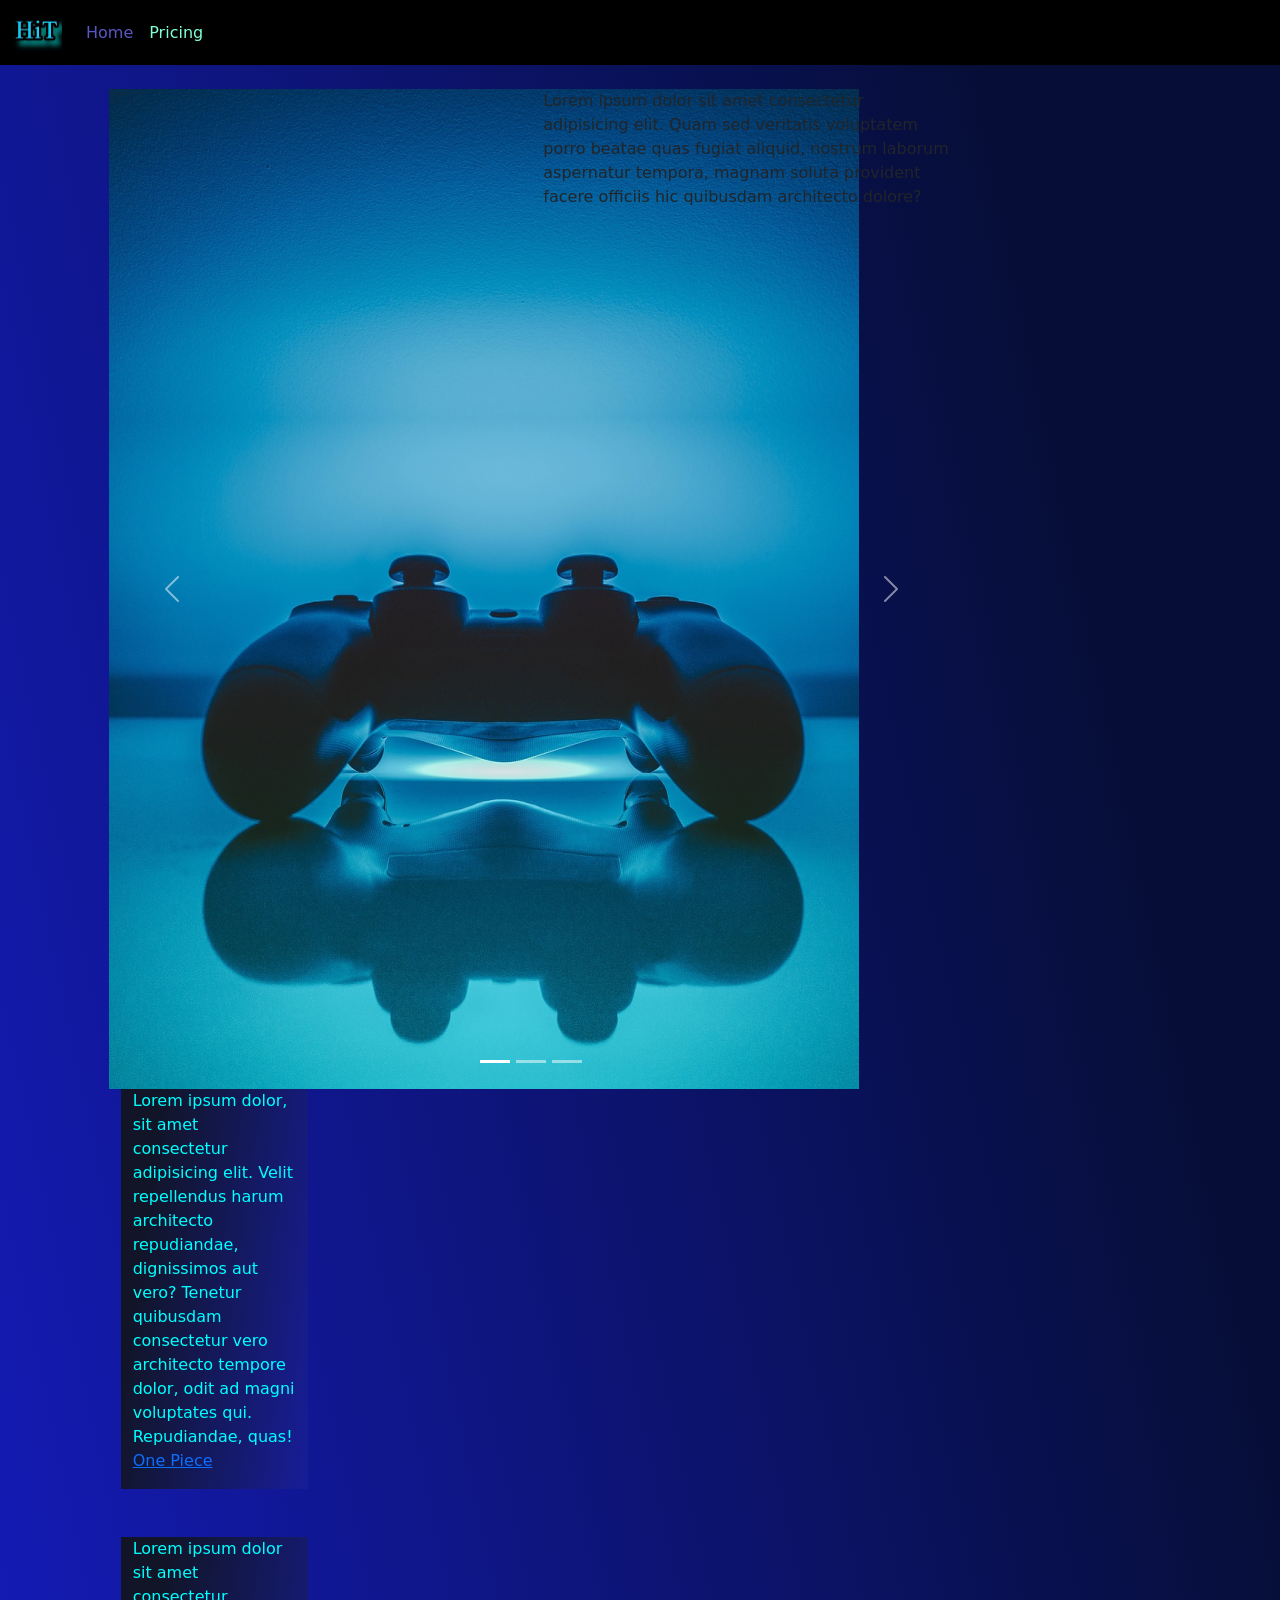
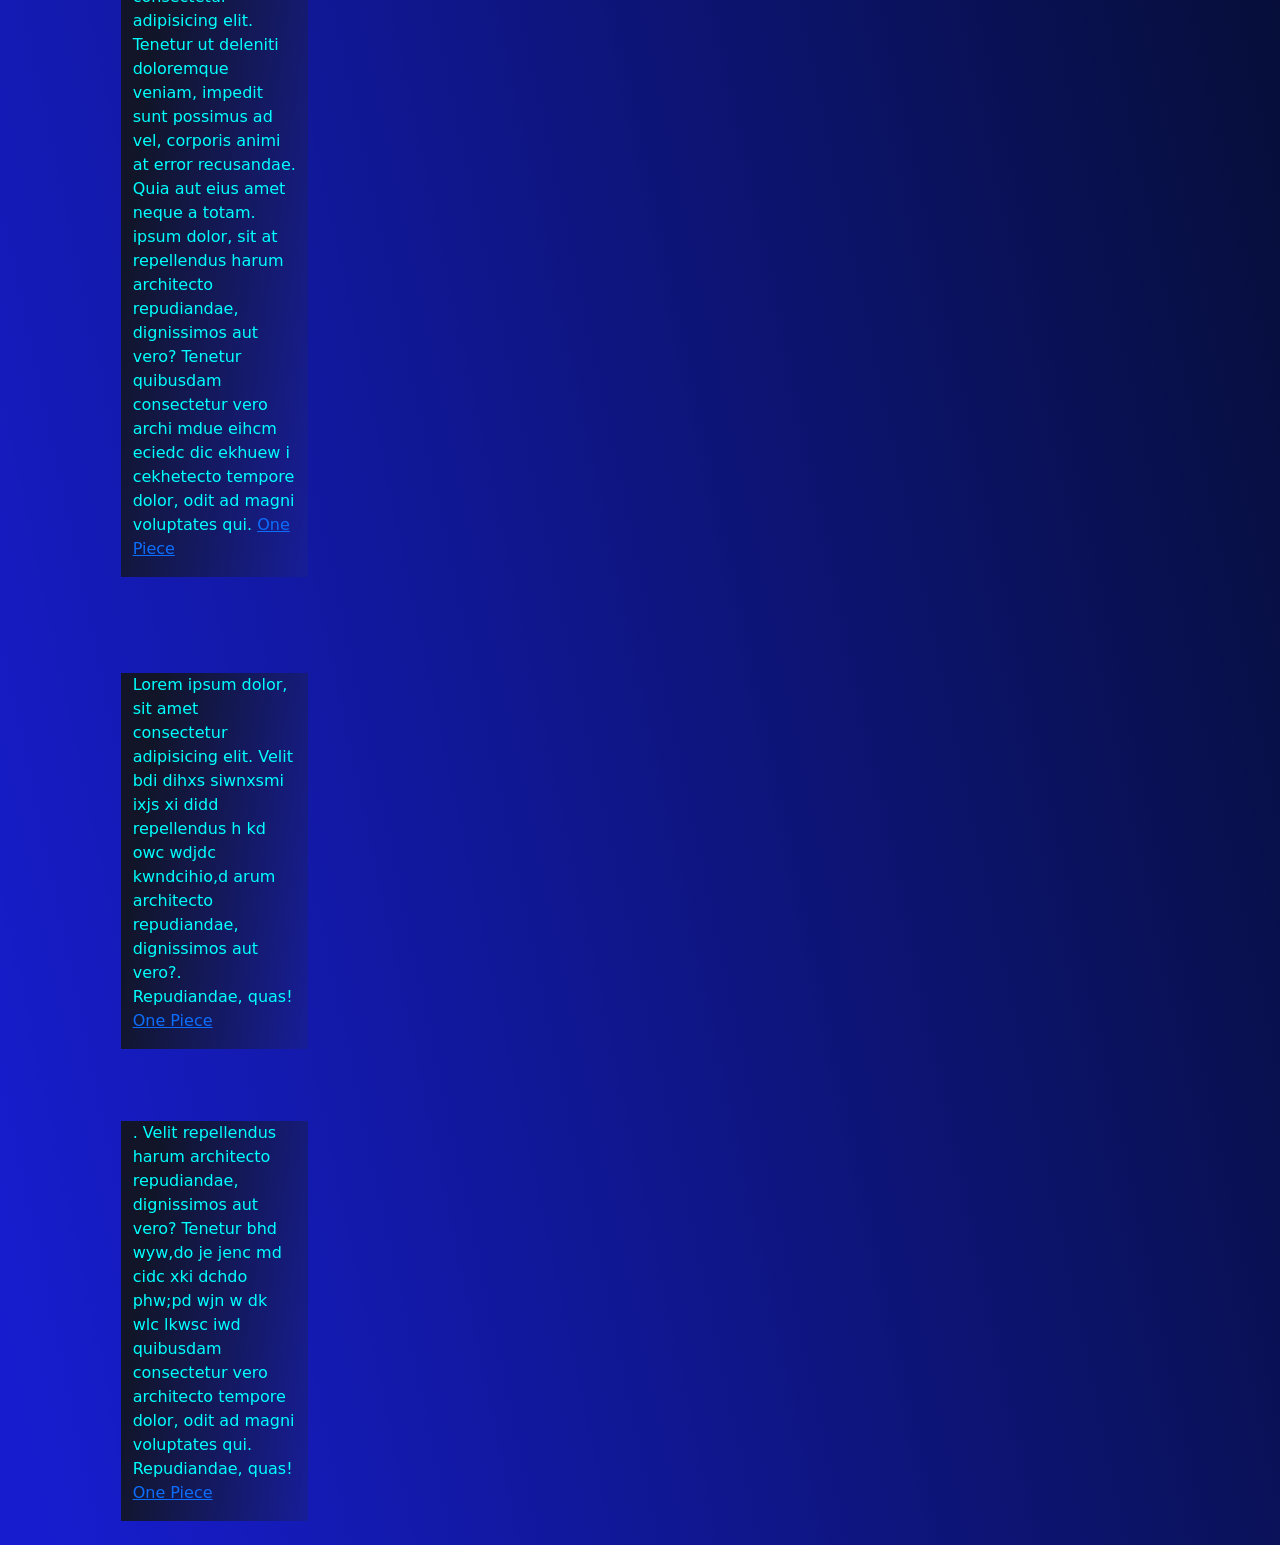
<file: index.html>
<!DOCTYPE html>
<html lang="en">

<head>
  <meta charset="UTF-8">
  <meta name="viewport" content="width=device-width, initial-scale=1.0">
  <link href="https://cdn.jsdelivr.net/npm/bootstrap@5.3.8/dist/css/bootstrap.min.css" rel="stylesheet"
    integrity="sha384-sRIl4kxILFvY47J16cr9ZwB07vP4J8+LH7qKQnuqkuIAvNWLzeN8tE5YBujZqJLB" crossorigin="anonymous">
  <link rel="stylesheet" href="source/styles/my.css">
  <title>Document</title>
</head>

<body>
  <header>
    <nav class="navbar navbar-expand-lg bg-black">
      <div class="container-fluid">
        <a class="navbar-brand" href="#"><img src="source/imsges/WhatsApp Image 2025-12-21 at 10.55.40.jpeg" alt=""></a>
        <button class="navbar-toggler" type="button" data-bs-toggle="collapse" data-bs-target="#navbarNav"
          aria-controls="navbarNav" aria-expanded="false" aria-label="Toggle navigation">
          <span class="navbar-toggler-icon"></span>
        </button>
        <div class="collapse navbar-collapse" id="navbarNav">
          <ul class="navbar-nav">
            <li class="nav-item">
              <a class="nav-link active" aria-current="page" href="index.html">Home</a>
            </li>
            <li class="nav-item">
              <a class="nav-link" href="pricing.html">Pricing</a>
            </li>
          </ul>
        </div>
      </div>
    </nav>
  </header>

  <section>
    <div class=".container-fluid mt-4">
      <div class="row">
        <div class="col-lg-1">


        </div>
        <div class="col-lg-8 col-md-12">

          <div id="carouselExampleIndicators" class="carousel slide">
            <div class="carousel-indicators">
              <button type="button" data-bs-target="#carouselExampleIndicators" data-bs-slide-to="0" class="active"
                aria-current="true" aria-label="Slide 1"></button>
              <button type="button" data-bs-target="#carouselExampleIndicators" data-bs-slide-to="1"
                aria-label="Slide 2"></button>
              <button type="button" data-bs-target="#carouselExampleIndicators" data-bs-slide-to="2"
                aria-label="Slide 3"></button>
            </div>
            <div class="carousel-inner">
              <div class="carousel-item active">
                <div class="d-block w-100">
                  <div class="row">
                    <div class="col-lg-6 col-md-6">
                      <img src="source/imsges/controller.png" alt="">
                    </div>
                    <div class="col-lg-6 col-md-6">
                      <p>Lorem ipsum dolor sit amet consectetur adipisicing elit. Quam sed veritatis voluptatem porro
                        beatae quas fugiat aliquid, nostrum laborum aspernatur tempora, magnam soluta provident facere
                        officiis hic quibusdam architecto dolore?</p>
                    </div>
                  </div>

                </div>
              </div>
              <div class="carousel-item">
                <div class="d-block w-100">
                  <div class="row">
                    <div class="col-lg-6 col-md-6">
                      </iv>voluptatemporro

                    </div>
                  </div>
                </div> beatae quas fugiat aliquid, nostrum laborum aspernatur tempora, magnam soluta provident facere
                <div class="col-lg-6 col-md-6">
                  <img src="source/imsges/controller.png" alt="">
                  <p>Lorem ipsum dolor sit amet consectetur adipisicing elit. Quam sed veritatis
                    officiis hic quibusdam architecto dolore?</p>
                  <div class="carousel-item">
                    <div class="d-block w-100">
                      <div class="row">
                        <div class="col-lg-6 col-md-6">
                        </div>
                        <div class="col-lg-6 col-md-6">
                        <img src="source/imsges/laptop.png" alt="">
                        <p>Lorem ipsum dolor sit amet consectetur adipisicing elit. Quam sed veritatis voluptatem porro
                          beatae quas fugiat aliquid, nostrum laborum aspernatur tempora, magnam soluta provident facere
                          officiis hic quibusdam architecto dolore?</p>
                          </div>
                      </div>
                    </div>
                  </div>
                </div>
              </div>
              <button class="carousel-control-prev" type="button" data-bs-target="#carouselExampleIndicators"
                data-bs-slide="prev">
                <span class="carousel-control-prev-icon" aria-hidden="true"></span>
                <span class="visually-hidden">Previous</span>
              </button>
              <button class="carousel-control-next" type="button" data-bs-target="#carouselExampleIndicators"
                data-bs-slide="next">
                <span class="carousel-control-next-icon" aria-hidden="true"></span>
                <span class="visually-hidden">Next</span>
              </button>
            </div>


          </div>
          <div class="col-lg-3 col-md-12">
            <div class="row px-4">
              <div class="col-lg-12 sidebar">
                <p>Lorem ipsum dolor, sit amet consectetur adipisicing elit. Velit repellendus harum architecto
                  repudiandae, dignissimos aut vero? Tenetur quibusdam consectetur vero architecto tempore dolor, odit
                  ad magni voluptates qui. Repudiandae, quas! <a href="#">One Piece</a></p>
              </div>
              <div class="col-lg-12 sidebar my-5">
                <p>Lorem ipsum dolor sit amet consectetur adipisicing elit. Tenetur ut deleniti doloremque veniam,
                  impedit sunt possimus ad vel, corporis animi at error recusandae. Quia aut eius amet neque a totam.
                  ipsum dolor, sit at repellendus harum architecto
                  repudiandae, dignissimos aut vero? Tenetur quibusdam consectetur vero archi mdue eihcm eciedc dic
                  ekhuew
                  i cekhetecto tempore dolor, odit
                  ad magni voluptates qui. <a href="#">One Piece</a></p>


              </div>
              <div class="col-lg-12 sidebar my-5">
                <p>Lorem ipsum dolor, sit amet consectetur adipisicing elit. Velit bdi dihxs siwnxsmi ixjs xi didd
                  repellendus h kd owc wdjdc kwndcihio,d arum architecto
                  repudiandae, dignissimos aut vero?. Repudiandae, quas! <a href="#">One Piece</a></p>


              </div>
              <div class="col-lg-12 sidebar my-4">
                <p>. Velit repellendus harum architecto
                  repudiandae, dignissimos aut vero? Tenetur bhd wyw,do je jenc md cidc xki dchdo phw;pd wjn w dk wlc
                  lkwsc iwd quibusdam consectetur vero architecto tempore dolor, odit
                  ad magni voluptates qui. Repudiandae, quas! <a href="#">One Piece</a></p>


              </div>
            </div>
          </div>
        </div>

      </div>
  </section>


  <footer>

  </footer>




  <script src="https://cdn.jsdelivr.net/npm/bootstrap@5.3.8/dist/js/bootstrap.bundle.min.js"
    integrity="sha384-FKyoEForCGlyvwx9Hj09JcYn3nv7wiPVlz7YYwJrWVcXK/BmnVDxM+D2scQbITxI" crossorigin="anonymous">
    </script>
</body>

</html>
</file>
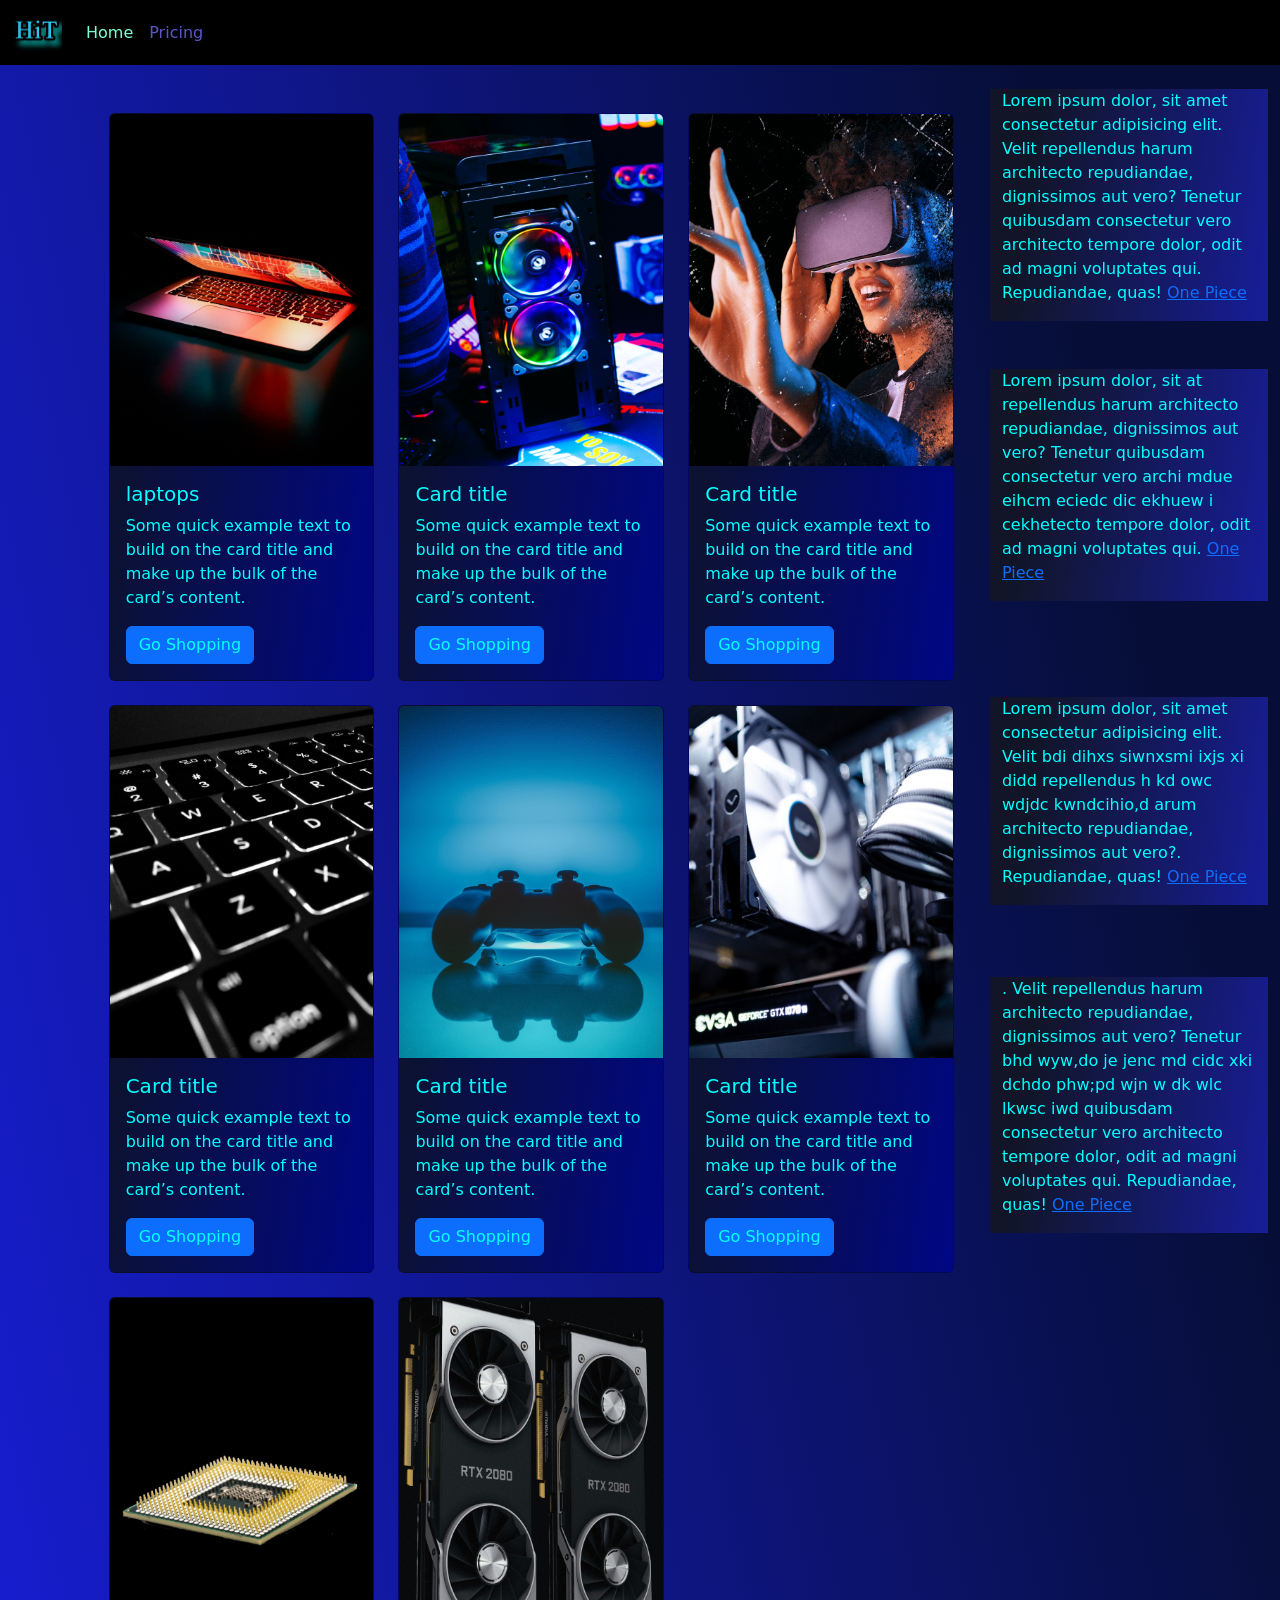
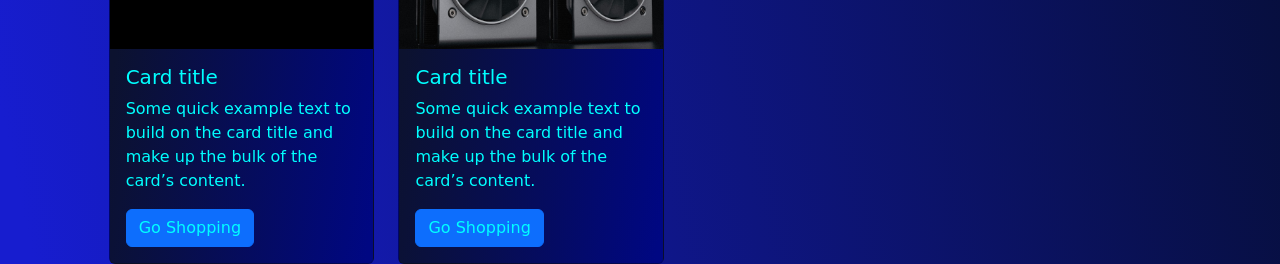
<file: pricing.html>
<!DOCTYPE html>
<html lang="en">

<head>
  <meta charset="UTF-8">
  <meta name="viewport" content="width=device-width, initial-scale=1.0">
  <title>Document</title>
</head>

<body>

  <head>
    <meta charset="UTF-8">
    <meta name="viewport" content="width=device-width, initial-scale=1.0">
    <link href="https://cdn.jsdelivr.net/npm/bootstrap@5.3.8/dist/css/bootstrap.min.css" rel="stylesheet"
      integrity="sha384-sRIl4kxILFvY47J16cr9ZwB07vP4J8+LH7qKQnuqkuIAvNWLzeN8tE5YBujZqJLB" crossorigin="anonymous">
    <link rel="stylesheet" href="source/styles/my.css">
    <title>Document</title>
  </head>

  <body>
    <header>
      <nav class="navbar navbar-expand-lg bg-black">

        <div class="container-fluid">
          <a class="navbar-brand" href="#"><img src="source/imsges/WhatsApp Image 2025-12-21 at 10.55.40.jpeg"
              alt=""></a>
          <button class="navbar-toggler" type="button" data-bs-toggle="collapse" data-bs-target="#navbarNav"
            aria-controls="navbarNav" aria-expanded="false" aria-label="Toggle navigation">
            <span class="navbar-toggler-icon"></span>
          </button>
          <div class="collapse navbar-collapse" id="navbarNav">
            <ul class="navbar-nav">
              <li class="nav-item">
                <a class="nav-link" aria-current="page" href="index.html">Home</a>
              </li>
              <li class="nav-item">
                <a class="nav-link active" href="pricing.html">Pricing</a>
              </li>
            </ul>
          </div>
        </div>
      </nav>
    </header>
    <section>
      <div class=".container-fluid mt-4">
        <div class="row">
          <div class="col-lg-1">


          </div>
          <div class="col-lg-8 col-md12">

            <div class="row">
              <div class="col-lg-4 col-md-6 mt-4">
                <div class="card">
                  <a href="#"><img src="source/imsges/laptop.png" class="card-img-top" alt="laptops"></a>
                  <div class="card-body">
                    <h5 class="card-title">laptops</h5>
                    <p class="card-text"><a href="#">
                      <a href="#">
                        Some quick example text to build on the card title and make up the bulk of the
                          card’s content.
                      </a>
                    </a></p>
                    <a href="#" class="btn btn-primary">Go Shopping</a>
                  </div>
                </div>
              </div>
              <div class="col-lg-4 col-md-6 mt-4">
                <div class="card">
                  <img src="source/imsges/gaming pc (2).png " class="card-img-top" alt="gaming pc">
                  <div class="card-body">
                    <h5 class="card-title">Card title</h5>
                    <p class="card-text">Some quick example text to build on the card title and make up the bulk of the
                      card’s content.</p>
                    <a href="#" class="btn btn-primary">Go Shopping</a>
                  </div>
                </div>
              </div>
              <div class="col-lg-4 col-md-6 mt-4">
                <div class="card">
                  <img src="source/imsges/vr (1).png" class="card-img-top" alt="VR">
                  <div class="card-body">
                    <h5 class="card-title">Card title</h5>
                    <p class="card-text">Some quick example text to build on the card title and make up the bulk of the
                      card’s content.</p>
                    <a href="#" class="btn btn-primary">Go Shopping</a>
                  </div>
                </div>
              </div>
              <div class="col-lg-4 col-md-6 mt-4">
                <div class="card">
                  <img src="source/imsges/acc.png" class="card-img-top" alt="">
                  <div class="card-body">
                    <h5 class="card-title">Card title</h5>
                    <p class="card-text">Some quick example text to build on the card title and make up the bulk of the
                      card’s content.</p>
                    <a href="#" class="btn btn-primary">Go Shopping</a>
                  </div>
                </div>
              </div>
              <div class="col-lg-4 col-md-6 mt-4">
                <div class="card">
                  <img src="source/imsges/controller.png" class="card-img-top" alt="">
                  <div class="card-body">
                    <h5 class="card-title">Card title</h5>
                    <p class="card-text">Some quick example text to build on the card title and make up the bulk of the
                      card’s content.</p>
                    <a href="#" class="btn btn-primary">Go Shopping</a>
                  </div>
                </div>
              </div>
              <div class="col-lg-4 col-md-6 mt-4">
                <div class="card">
                  <img src="source/imsges/other (1).png" class="card-img-top" alt="">
                  <div class="card-body">
                    <h5 class="card-title">Card title</h5>
                    <p class="card-text">Some quick example text to build on the card title and make up the bulk of the
                      card’s content.</p>
                    <a href="#" class="btn btn-primary">Go Shopping</a>
                  </div>
                </div>
              </div>
              <div class="col-lg-4 col-md-6 mt-4">
                <div class="card">
                  <img src="source/imsges/cpu.png" class="card-img-top" alt="">
                  <div class="card-body">
                    <h5 class="card-title">Card title</h5>
                    <p class="card-text">Some quick example text to build on the card title and make up the bulk of the
                      card’s content.</p>
                    <a href="#" class="btn btn-primary">Go Shopping</a>
                  </div>
                </div>
              </div>
              <div class="col-lg-4 col-md-6 mt-4">
                <div class="card">
                  <img src="source/imsges/gpu.png" class="card-img-top" alt="Gpu.Png">
                  <div class="card-body">
                    <h5 class="card-title">Card title</h5>
                    <p class="card-text">Some quick example text to build on the card title and make up the bulk of the
                      card’s content.</p>
                    <a href="#" class="btn btn-primary">Go Shopping</a>
                  </div>
                </div>
              </div>
            </div>
          </div>
          <div class="col-lg-3 col-md12">
            <div class="row px-4">
              <div class="col-lg-12 sidebar">
                <p>Lorem ipsum dolor, sit amet consectetur adipisicing elit. Velit repellendus harum architecto
                  repudiandae, dignissimos aut vero? Tenetur quibusdam consectetur vero architecto tempore dolor, odit
                  ad magni voluptates qui. Repudiandae, quas! <a href="#">One Piece</a></p>
              </div>
                            <div class="col-lg-12 sidebar my-5">
                <p>Lorem ipsum dolor, sit at repellendus harum architecto
                  repudiandae, dignissimos aut vero? Tenetur quibusdam consectetur vero archi mdue eihcm eciedc dic ekhuew i cekhetecto tempore dolor, odit
                  ad magni voluptates qui. <a href="#">One Piece</a></p>


              </div>
                            <div class="col-lg-12 sidebar my-5">
                <p>Lorem ipsum dolor, sit amet consectetur adipisicing elit. Velit bdi  dihxs siwnxsmi ixjs xi didd repellendus h kd owc wdjdc kwndcihio,d arum architecto
                  repudiandae, dignissimos aut vero?. Repudiandae, quas! <a href="#">One Piece</a></p>


              </div>
                            <div class="col-lg-12 sidebar my-4">
                <p>. Velit repellendus harum architecto
                  repudiandae, dignissimos aut vero? Tenetur bhd wyw,do je jenc md cidc xki dchdo phw;pd wjn w dk wlc lkwsc  iwd  quibusdam consectetur vero architecto tempore dolor, odit
                  ad magni voluptates qui. Repudiandae, quas! <a href="#">One Piece</a></p>


              </div>
            </div>
          </div>
        </div>

      </div>
    </section>

    <footer>

    </footer>




    <script src="https://cdn.jsdelivr.net/npm/bootstrap@5.3.8/dist/js/bootstrap.bundle.min.js"
      integrity="sha384-FKyoEForCGlyvwx9Hj09JcYn3nv7wiPVlz7YYwJrWVcXK/BmnVDxM+D2scQbITxI" crossorigin="anonymous">
      </script>
  </body>

</html>
</file>
<file: source/styles/my.css>
body {
    background: linear-gradient(78deg, #171dcf 2%, #060e37 84%);
}

.nav-link {
    color: aquamarine;

}
.navbar-nav .nav-link.active {
    color: rgb(89, 87, 197);
}


.navbar-brand img {
    width: 50px;
}

.navbar-toggler {
    background-color: rgb(211, 205, 205);
}

.sidebar {
    color: aqua;
    background: linear-gradient(278deg, #171d95 2%, #111527 84%);
}
.card {
    
    background: linear-gradient(278deg, #000782 2%, #0c122f 84%);
    color: aqua;
}

.card a {
    text-decoration: none;
        color: aqua;
}
</file>
